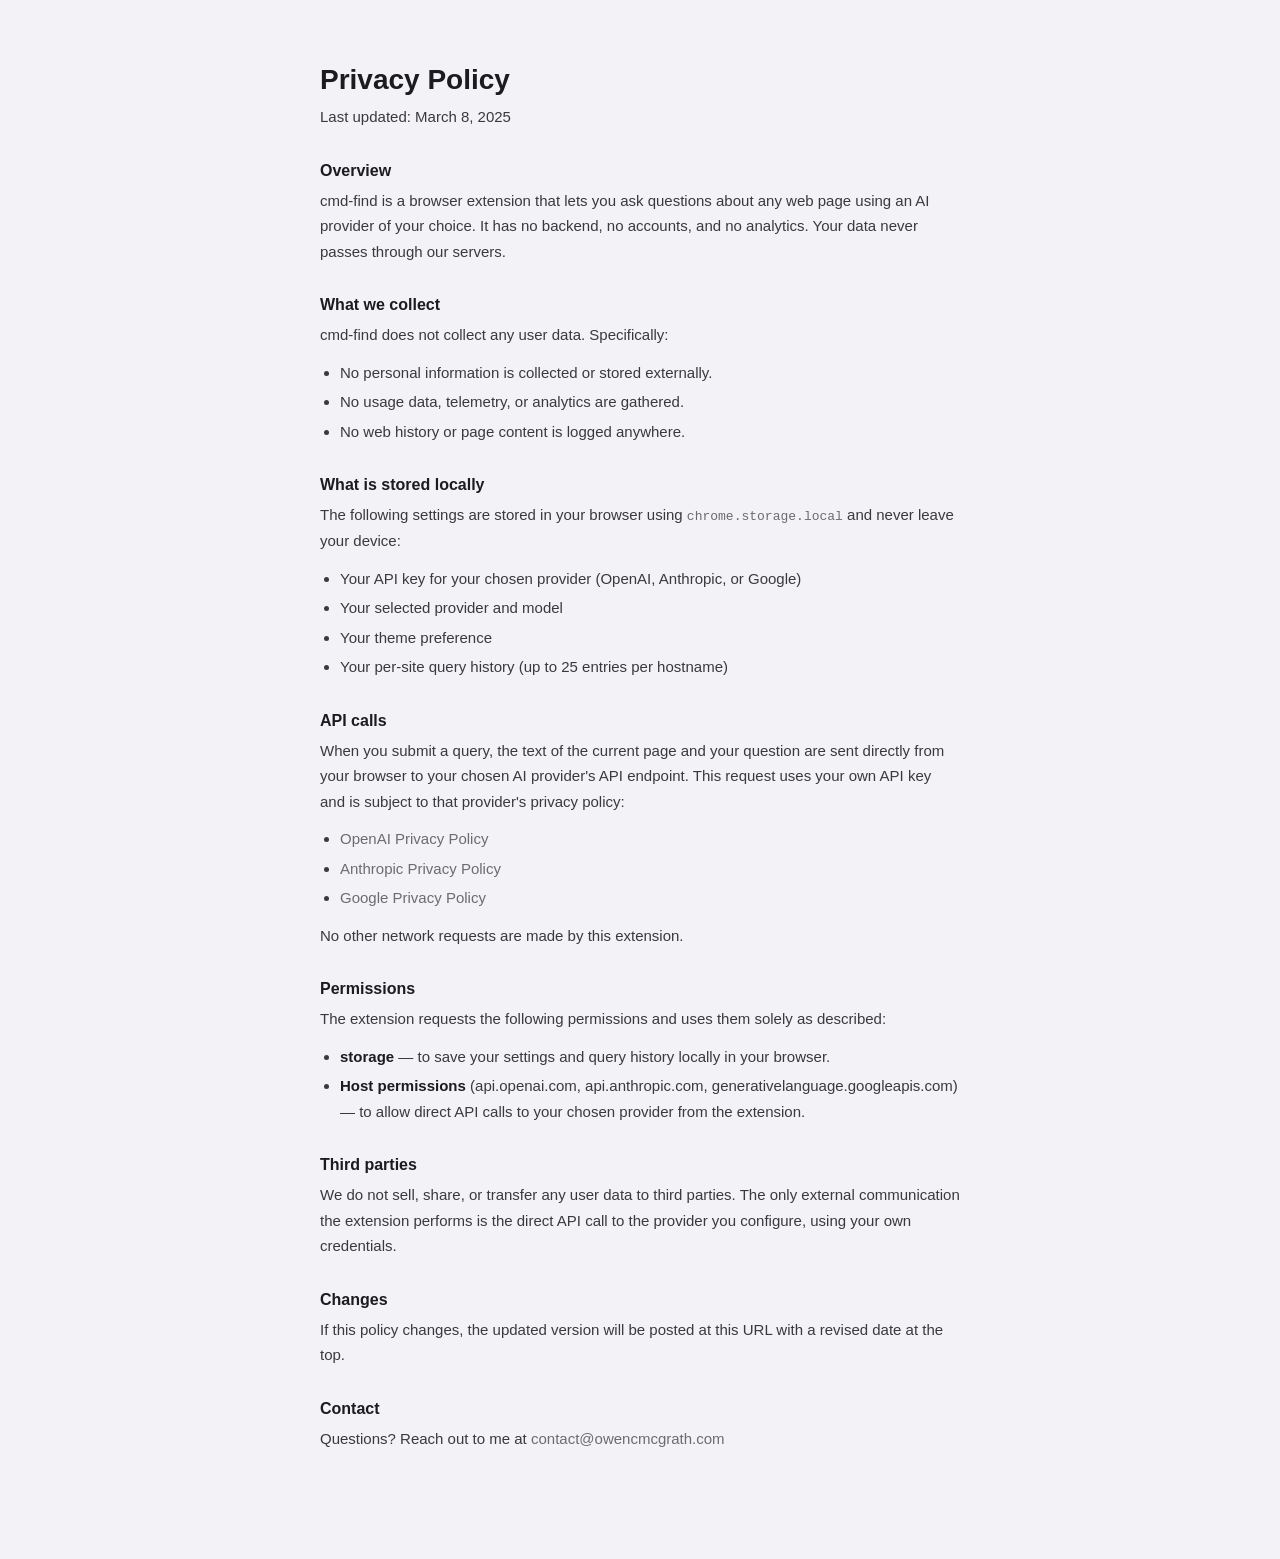
<file: privacy.html>
<!doctype html>
<html lang="en">
    <head>
        <meta charset="UTF-8" />
        <meta name="viewport" content="width=device-width, initial-scale=1.0" />
        <title>Privacy Policy — cmd-find</title>
        <link rel="stylesheet" href="styles.css" />
    </head>
    <body class="prose-page">
        <main>
            <h1>Privacy Policy</h1>
            <p>Last updated: March 8, 2025</p>

            <h2>Overview</h2>
            <p>
                cmd-find is a browser extension that lets you ask questions
                about any web page using an AI provider of your choice. It has
                no backend, no accounts, and no analytics. Your data never
                passes through our servers.
            </p>

            <h2>What we collect</h2>
            <p>cmd-find does not collect any user data. Specifically:</p>
            <ul>
                <li>
                    No personal information is collected or stored externally.
                </li>
                <li>No usage data, telemetry, or analytics are gathered.</li>
                <li>No web history or page content is logged anywhere.</li>
            </ul>

            <h2>What is stored locally</h2>
            <p>
                The following settings are stored in your browser using
                <code>chrome.storage.local</code> and never leave your device:
            </p>
            <ul>
                <li>
                    Your API key for your chosen provider (OpenAI, Anthropic, or
                    Google)
                </li>
                <li>Your selected provider and model</li>
                <li>Your theme preference</li>
                <li>
                    Your per-site query history (up to 25 entries per hostname)
                </li>
            </ul>

            <h2>API calls</h2>
            <p>
                When you submit a query, the text of the current page and your
                question are sent directly from your browser to your chosen AI
                provider's API endpoint. This request uses your own API key and
                is subject to that provider's privacy policy:
            </p>
            <ul>
                <li>
                    <a href="https://openai.com/policies/privacy-policy"
                        >OpenAI Privacy Policy</a
                    >
                </li>
                <li>
                    <a href="https://www.anthropic.com/privacy"
                        >Anthropic Privacy Policy</a
                    >
                </li>
                <li>
                    <a href="https://policies.google.com/privacy"
                        >Google Privacy Policy</a
                    >
                </li>
            </ul>
            <p>No other network requests are made by this extension.</p>

            <h2>Permissions</h2>
            <p>
                The extension requests the following permissions and uses them
                solely as described:
            </p>
            <ul>
                <li>
                    <strong>storage</strong> — to save your settings and query
                    history locally in your browser.
                </li>
                <li>
                    <strong>Host permissions</strong> (api.openai.com,
                    api.anthropic.com, generativelanguage.googleapis.com) — to
                    allow direct API calls to your chosen provider from the
                    extension.
                </li>
            </ul>

            <h2>Third parties</h2>
            <p>
                We do not sell, share, or transfer any user data to third
                parties. The only external communication the extension performs
                is the direct API call to the provider you configure, using your
                own credentials.
            </p>

            <h2>Changes</h2>
            <p>
                If this policy changes, the updated version will be posted at
                this URL with a revised date at the top.
            </p>

            <h2>Contact</h2>
            <p>
                Questions? Reach out to me at
                <a href="mailto:contact@owencmcgrath.com"
                    >contact@owencmcgrath.com</a
                >
            </p>
        </main>
    </body>
</html>
</file>
<file: styles.css>
:root {
    --color-body-bg: #111113;
    --color-card-bg: #1c1c1e;
    --color-card-border: #3a3a3c;
    --color-heading: #f5f5f7;
    --color-text-primary: #d1d1d6;
    --color-text-secondary: #8e8e93;
    --color-link: #636366;
    --color-link-hover: #8e8e93;
    --shadow-lg: rgba(0, 0, 0, 0.6);
    --shadow-sm: rgba(0, 0, 0, 0.4);
}

@media (prefers-color-scheme: light) {
    :root {
        --color-body-bg: #f2f2f7;
        --color-card-bg: #ffffff;
        --color-card-border: #d1d1d6;
        --color-heading: #1c1c1e;
        --color-text-primary: #3a3a3c;
        --color-text-secondary: #6c6c70;
        --color-link: #aeaeb2;
        --color-link-hover: #6c6c70;
        --shadow-lg: rgba(0, 0, 0, 0.08);
        --shadow-sm: rgba(0, 0, 0, 0.04);
    }
}

*,
*::before,
*::after {
    box-sizing: border-box;
    margin: 0;
    padding: 0;
}

html,
body {
    height: 100%;
    background: var(--color-body-bg);
    font-family:
        -apple-system, BlinkMacSystemFont, "Segoe UI", Roboto, sans-serif;
}

body:not(.prose-page) {
    overflow: hidden;
    display: flex;
    align-items: center;
    justify-content: center;
}

.prose-page,
html:has(.prose-page) {
    height: auto;
}

.prose-page {
    padding: 64px 24px 96px;
}

.prose-page main {
    max-width: 640px;
    margin: 0 auto;
    color: var(--color-text-primary);
}

.prose-page h1 {
    font-size: 28px;
    font-weight: 600;
    color: var(--color-heading);
    margin-bottom: 8px;
}

.prose-page h2 {
    font-size: 16px;
    font-weight: 600;
    color: var(--color-heading);
    margin-top: 32px;
    margin-bottom: 8px;
}

.prose-page p {
    font-size: 15px;
    line-height: 1.7;
    color: var(--color-text-primary);
    margin-bottom: 12px;
}

.prose-page ul {
    font-size: 15px;
    line-height: 1.7;
    color: var(--color-text-primary);
    margin-bottom: 12px;
    padding-left: 20px;
}

.prose-page li {
    margin-bottom: 4px;
}

.prose-page a {
    color: var(--color-text-secondary);
    text-decoration: none;
    transition: color 0.15s ease;
}

.prose-page a:hover {
    color: var(--color-heading);
}

.prose-page code {
    font-size: 13px;
    color: var(--color-text-secondary);
}

.prose-page strong {
    color: var(--color-heading);
    font-weight: 600;
}

.card {
    width: 65vw;
    height: 88vh;
    background: var(--color-card-bg);
    border-radius: 16px;
    border: 1px solid var(--color-card-border);
    box-shadow:
        0 20px 60px var(--shadow-lg),
        0 4px 16px var(--shadow-sm);
    padding: 48px 56px;
    overflow: hidden;
    margin-top: 3vh;
    align-self: flex-start;
    display: flex;
    flex-direction: column;
}

.card h1 {
    font-size: 36px;
    font-weight: 600;
    margin-bottom: 8px;
    color: var(--color-heading);
}

.card .subtitle {
    font-size: 29px;
    color: var(--color-text-secondary);
    margin-bottom: 32px;
}

.card p {
    font-size: 15px;
    line-height: 1.7;
    color: var(--color-text-primary);
    margin-bottom: 18px;
}

.card p ~ p {
    color: var(--color-text-secondary);
}

.mobile-description {
    display: none;
}

.demo-video-wrapper {
    flex: 1 1 0;
    min-height: 0;
    border-radius: 10px;
    overflow: hidden;
    margin-bottom: 24px;
}

.demo-video-wrapper video {
    width: 100%;
    height: 100%;
    object-fit: cover;
    display: block;
}

.install-link {
    display: inline-flex;
    align-items: center;
    gap: 6px;
    margin-top: auto;
    align-self: flex-end;
    font-size: 14px;
    font-weight: 500;
    color: var(--color-link);
    text-decoration: none;
    transition: color 0.15s ease;
}

.install-link:hover {
    color: var(--color-link-hover);
}

.install-link .arrow {
    font-size: 16px;
}

@media (max-width: 768px) {
    body:not(.prose-page) {
        overflow: auto;
        padding: 24px 0;
    }

    .card {
        width: 90vw;
        height: auto;
        padding: 32px 28px;
        margin-top: 0;
        overflow: visible;
    }

    .card h1 {
        font-size: 28px;
    }

    .card .subtitle {
        font-size: 20px;
    }

    .demo-video-wrapper {
        display: none;
    }

    .mobile-description {
        display: block;
        margin-bottom: 24px;
        color: var(--color-text-primary);
    }

    .install-link {
        align-self: flex-start;
    }
}
</file>
